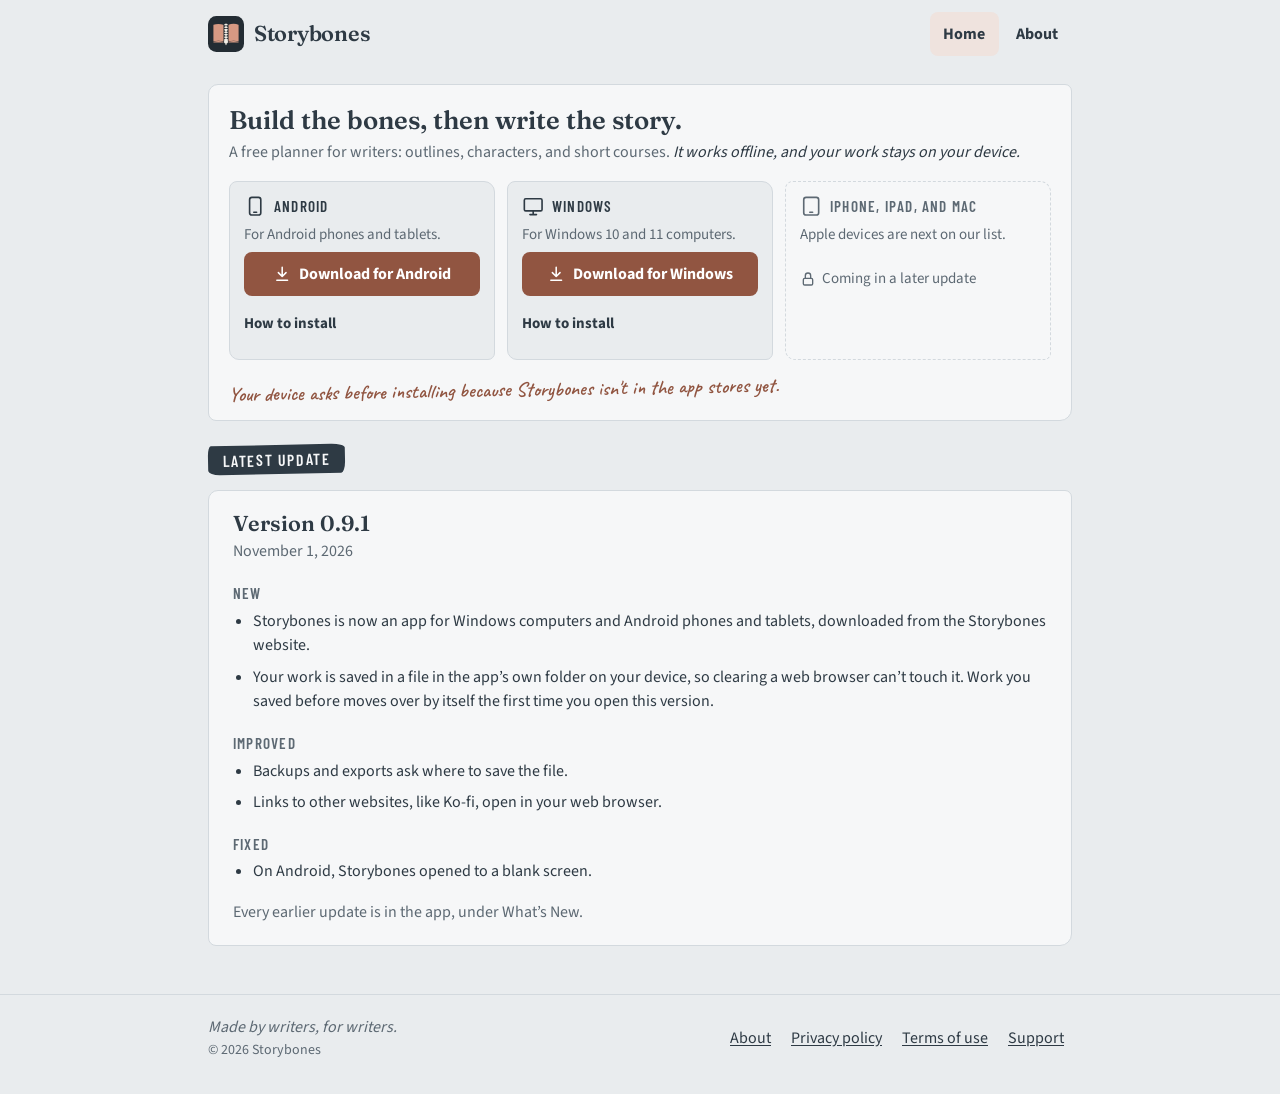
<file: index.html>
<!doctype html>
<html lang="en">
  <head>
    <meta charset="utf-8" />
    <meta name="viewport" content="width=device-width, initial-scale=1" />
    <title>Storybones</title>
    <meta
      name="description"
      content="Storybones is a free planner for writers: outlines, characters, and short courses. It works offline, and your work stays on your device."
    />
    <link rel="stylesheet" href="site.css" />
    <link rel="icon" type="image/svg+xml" href="favicon.svg" />
  </head>
  <body>
    <a class="skip" href="#notes-title">Skip to the latest update</a>

    <header class="top" id="top">
      <div class="bar">
        <a class="wordmark" href="index.html">
          <img class="mark" src="favicon.svg" alt="" width="36" height="36" />
          Storybones
        </a>
        <nav class="nav" aria-label="Site">
          <a href="index.html" aria-current="page">Home</a>
          <a href="about.html">About</a>
        </nav>
      </div>

      <div class="mini" id="mini" hidden>
        <div class="card minicard" role="group" aria-labelledby="mini-label">
          <p class="mini-label" id="mini-label">Download</p>
          <a class="btn small" href="https://github.com/dnpart/storybones/releases/latest/download/Storybones-Android.apk" data-device="android">
            <svg viewBox="0 0 24 24" fill="none" stroke="currentColor" stroke-width="2" stroke-linecap="round" stroke-linejoin="round" aria-hidden="true"><path d="M12 3v12M7 10l5 5 5-5M5 20h14" /></svg>
            Android
          </a>
          <a class="btn small" href="https://github.com/dnpart/storybones/releases/latest/download/Storybones-Windows-Setup.exe" data-device="windows">
            <svg viewBox="0 0 24 24" fill="none" stroke="currentColor" stroke-width="2" stroke-linecap="round" stroke-linejoin="round" aria-hidden="true"><path d="M12 3v12M7 10l5 5 5-5M5 20h14" /></svg>
            Windows
          </a>
        </div>
      </div>
    </header>

    <main id="main">
      <section class="card get" id="get" aria-labelledby="get-title">
        <div class="intro">
          <h1 id="get-title">Build the bones, then write the story.</h1>
          <p class="tagline">
            A free planner for writers: outlines, characters, and short
            courses. <em>It works offline, and your work stays on your
            device.</em>
          </p>
        </div>

        <div class="choices">
          <div class="choice" data-device="android">
            <h2>
              <svg viewBox="0 0 24 24" fill="none" stroke="currentColor" stroke-width="1.75" stroke-linecap="round" stroke-linejoin="round" aria-hidden="true"><rect x="6" y="2.5" width="12" height="19" rx="2.5" /><path d="M10.5 18.5h3" /></svg>
              Android
            </h2>
            <span class="badge" hidden>For this device</span>
            <p class="for">For Android phones and tablets.</p>
            <a class="btn" href="https://github.com/dnpart/storybones/releases/latest/download/Storybones-Android.apk">
              <svg viewBox="0 0 24 24" fill="none" stroke="currentColor" stroke-width="2" stroke-linecap="round" stroke-linejoin="round" aria-hidden="true"><path d="M12 3v12M7 10l5 5 5-5M5 20h14" /></svg>
              <span>Download for Android</span>
            </a>
            <details class="how">
              <summary>How to install</summary>
              <ol>
                <li>Download the file on your phone or tablet, then open it.</li>
                <li>
                  Your device may say it can't install apps from your
                  browser. Choose <strong>Settings</strong>, turn on
                  <strong>Allow from this source</strong>, then go back.
                </li>
                <li>Choose <strong>Install</strong>.</li>
              </ol>
              <p>
                Using Brave on Android? If the download asks you to sign in to
                GitHub, open this page in Chrome instead. No account is needed.
              </p>
            </details>
          </div>

          <div class="choice" data-device="windows">
            <h2>
              <svg viewBox="0 0 24 24" fill="none" stroke="currentColor" stroke-width="1.75" stroke-linecap="round" stroke-linejoin="round" aria-hidden="true"><rect x="2.5" y="4" width="19" height="13" rx="1.5" /><path d="M8.5 21h7M12 17v4" /></svg>
              Windows
            </h2>
            <span class="badge" hidden>For this device</span>
            <p class="for">For Windows 10 and 11 computers.</p>
            <a class="btn" href="https://github.com/dnpart/storybones/releases/latest/download/Storybones-Windows-Setup.exe">
              <svg viewBox="0 0 24 24" fill="none" stroke="currentColor" stroke-width="2" stroke-linecap="round" stroke-linejoin="round" aria-hidden="true"><path d="M12 3v12M7 10l5 5 5-5M5 20h14" /></svg>
              <span>Download for Windows</span>
            </a>
            <details class="how">
              <summary>How to install</summary>
              <ol>
                <li>Open the file you downloaded.</li>
                <li>
                  If you see <strong>Windows protected your PC</strong>,
                  choose <strong>More info</strong>, then
                  <strong>Run anyway</strong>.
                </li>
                <li>Follow the steps to finish installing.</li>
              </ol>
            </details>
          </div>

          <div class="choice later">
            <h2>
              <svg viewBox="0 0 24 24" fill="none" stroke="currentColor" stroke-width="1.75" stroke-linecap="round" stroke-linejoin="round" aria-hidden="true"><rect x="4" y="2.5" width="16" height="19" rx="2.5" /><path d="M10.5 18.5h3" /></svg>
              iPhone, iPad, and Mac
            </h2>
            <p class="for">Apple devices are next on our list.</p>
            <p class="lock">
              <svg viewBox="0 0 24 24" fill="none" stroke="currentColor" stroke-width="2" stroke-linecap="round" stroke-linejoin="round" aria-hidden="true"><rect x="5" y="11" width="14" height="10" rx="2" /><path d="M8 11V7a4 4 0 0 1 8 0v4" /></svg>
              <span>Coming in a later update</span>
            </p>
          </div>
        </div>

        <p class="tip">
          Your device asks before installing because Storybones isn't in
          the app stores yet.
        </p>
      </section>
      <h2 class="banner" id="latest">Latest update</h2>
      <article class="card notes" aria-labelledby="notes-title">
        <h3 id="notes-title">Version 0.9.1</h3>
        <p class="date">November 1, 2026</p>

        <h4>New</h4>
        <ul>
          <li>Storybones is now an app for Windows computers and Android phones and tablets, downloaded from the Storybones website.</li>
          <li>Your work is saved in a file in the app’s own folder on your device, so clearing a web browser can’t touch it. Work you saved before moves over by itself the first time you open this version.</li>
        </ul>

        <h4>Improved</h4>
        <ul>
          <li>Backups and exports ask where to save the file.</li>
          <li>Links to other websites, like Ko-fi, open in your web browser.</li>
        </ul>

        <h4>Fixed</h4>
        <ul>
          <li>On Android, Storybones opened to a blank screen.</li>
        </ul>

        <p class="more">
          Every earlier update is in the app, under What’s New.
        </p>
      </article>
    </main>

    <footer>
      <div class="inner">
        <div>
          <p class="made">Made by writers, for writers.</p>
          <p class="copy">© 2026 Storybones</p>
        </div>
        <ul>
          <li><a href="about.html">About</a></li>
          <li><a href="privacy.html">Privacy policy</a></li>
          <li><a href="terms.html">Terms of use</a></li>
          <li><a href="support.html">Support</a></li>
        </ul>
      </div>
    </footer>

    <script>
      // Point out the download for the visitor's own device.
      const ua = navigator.userAgent
      const mine = /Android/i.test(ua) ? 'android' : /Windows/i.test(ua) ? 'windows' : null
      if (mine) {
        document.querySelector(`.choice[data-device="${mine}"]`).classList.add('mine')
        document.querySelector(`.choice[data-device="${mine}"] .badge`).hidden = false
        document.querySelectorAll('.mini .btn').forEach((b) => {
          if (b.dataset.device !== mine) b.classList.add('quiet')
        })
      }

      // Once the big card's download buttons have all scrolled up under
      // the logo, a slim download bar takes their place there. It floats
      // over the page, so nothing below it moves.
      const buttons = document.querySelectorAll('#get .btn')
      const mini = document.getElementById('mini')
      if (buttons.length && 'IntersectionObserver' in window) {
        const header = document.querySelector('.bar').offsetHeight
        const inView = new Set()
        const watch = new IntersectionObserver(
          (entries) => {
            for (const e of entries) {
              if (e.isIntersecting) inView.add(e.target)
              else inView.delete(e.target)
            }
            mini.hidden = inView.size > 0
          },
          { rootMargin: `-${header}px 0px 0px 0px` },
        )
        buttons.forEach((b) => watch.observe(b))
      }
    </script>
  </body>
</html>
</file>
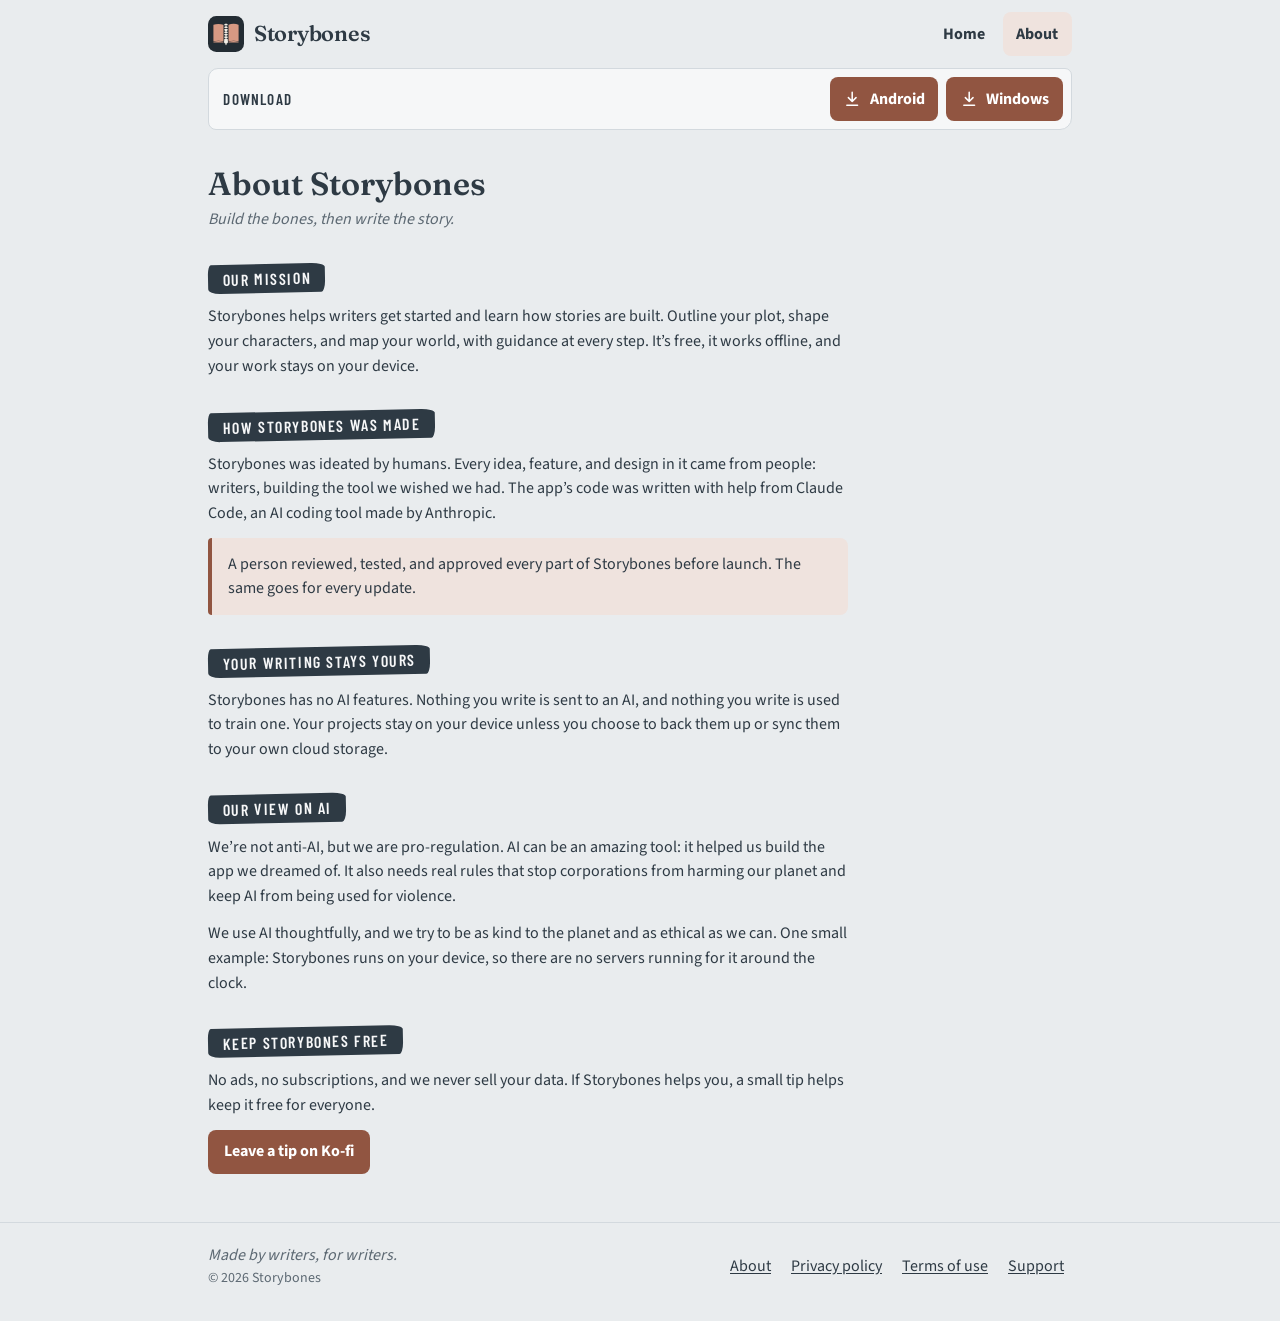
<file: about.html>
<!doctype html>
<html lang="en">
  <head>
    <meta charset="utf-8" />
    <meta name="viewport" content="width=device-width, initial-scale=1" />
    <title>About Storybones</title>
    <meta
      name="description"
      content="Storybones is a free planner for writers: outlines, characters, and short courses. It works offline, and your work stays on your device."
    />
    <link rel="stylesheet" href="site.css" />
    <link rel="icon" type="image/svg+xml" href="favicon.svg" />
  </head>
  <body>
    <a class="skip" href="#main">Skip to About Storybones</a>

    <header class="top static" id="top">
      <div class="bar">
        <a class="wordmark" href="index.html">
          <img class="mark" src="favicon.svg" alt="" width="36" height="36" />
          Storybones
        </a>
        <nav class="nav" aria-label="Site">
          <a href="index.html">Home</a>
          <a href="about.html" aria-current="page">About</a>
        </nav>
      </div>

      <div class="mini" id="mini">
        <div class="card minicard" role="group" aria-labelledby="mini-label">
          <p class="mini-label" id="mini-label">Download</p>
          <a class="btn small" href="https://github.com/dnpart/storybones/releases/latest/download/Storybones-Android.apk" data-device="android">
            <svg viewBox="0 0 24 24" fill="none" stroke="currentColor" stroke-width="2" stroke-linecap="round" stroke-linejoin="round" aria-hidden="true"><path d="M12 3v12M7 10l5 5 5-5M5 20h14" /></svg>
            Android
          </a>
          <a class="btn small" href="https://github.com/dnpart/storybones/releases/latest/download/Storybones-Windows-Setup.exe" data-device="windows">
            <svg viewBox="0 0 24 24" fill="none" stroke="currentColor" stroke-width="2" stroke-linecap="round" stroke-linejoin="round" aria-hidden="true"><path d="M12 3v12M7 10l5 5 5-5M5 20h14" /></svg>
            Windows
          </a>
        </div>
      </div>
    </header>

    <main id="main" class="prose">
      <h1>About Storybones</h1>
      <p class="lede">Build the bones, then write the story.</p>

      <h2 class="banner">Our mission</h2>
      <p>
        Storybones helps writers get started and learn how stories are
        built. Outline your plot, shape your characters, and map your world,
        with guidance at every step. It’s free, it works offline, and your
        work stays on your device.
      </p>

      <h2 class="banner">How Storybones was made</h2>
      <p>
        Storybones was ideated by humans. Every idea, feature, and design in
        it came from people: writers, building the tool we wished we had. The
        app’s code was written with help from Claude Code, an AI coding tool
        made by Anthropic.
      </p>
      <p class="promise">
        A person reviewed, tested, and approved every part of Storybones
        before launch. The same goes for every update.
      </p>

      <h2 class="banner">Your writing stays yours</h2>
      <p>
        Storybones has no AI features. Nothing you write is sent to an AI,
        and nothing you write is used to train one. Your projects stay on
        your device unless you choose to back them up or sync them to your
        own cloud storage.
      </p>

      <h2 class="banner">Our view on AI</h2>
      <p>
        We’re not anti-AI, but we are pro-regulation. AI can be an amazing
        tool: it helped us build the app we dreamed of. It also needs real
        rules that stop corporations from harming our planet and keep AI from
        being used for violence.
      </p>
      <p>
        We use AI thoughtfully, and we try to be as kind to the planet and as
        ethical as we can. One small example: Storybones runs on your device,
        so there are no servers running for it around the clock.
      </p>

      <h2 class="banner">Keep Storybones free</h2>
      <p>
        No ads, no subscriptions, and we never sell your data. If Storybones
        helps you, a small tip helps keep it free for everyone.
      </p>
      <p class="kofi">
        <a class="btn" href="https://ko-fi.com/drnightphlox" rel="noopener">Leave a tip on Ko-fi</a>
      </p>
    </main>

    <footer>
      <div class="inner">
        <div>
          <p class="made">Made by writers, for writers.</p>
          <p class="copy">© 2026 Storybones</p>
        </div>
        <ul>
          <li><a href="about.html">About</a></li>
          <li><a href="privacy.html">Privacy policy</a></li>
          <li><a href="terms.html">Terms of use</a></li>
          <li><a href="support.html">Support</a></li>
        </ul>
      </div>
    </footer>

    <script>
      // Point out the download for the visitor's own device.
      const ua = navigator.userAgent
      const mine = /Android/i.test(ua) ? 'android' : /Windows/i.test(ua) ? 'windows' : null
      if (mine) {
        document.querySelectorAll('.mini .btn').forEach((b) => {
          if (b.dataset.device !== mine) b.classList.add('quiet')
        })
      }
    </script>
  </body>
</html>
</file>
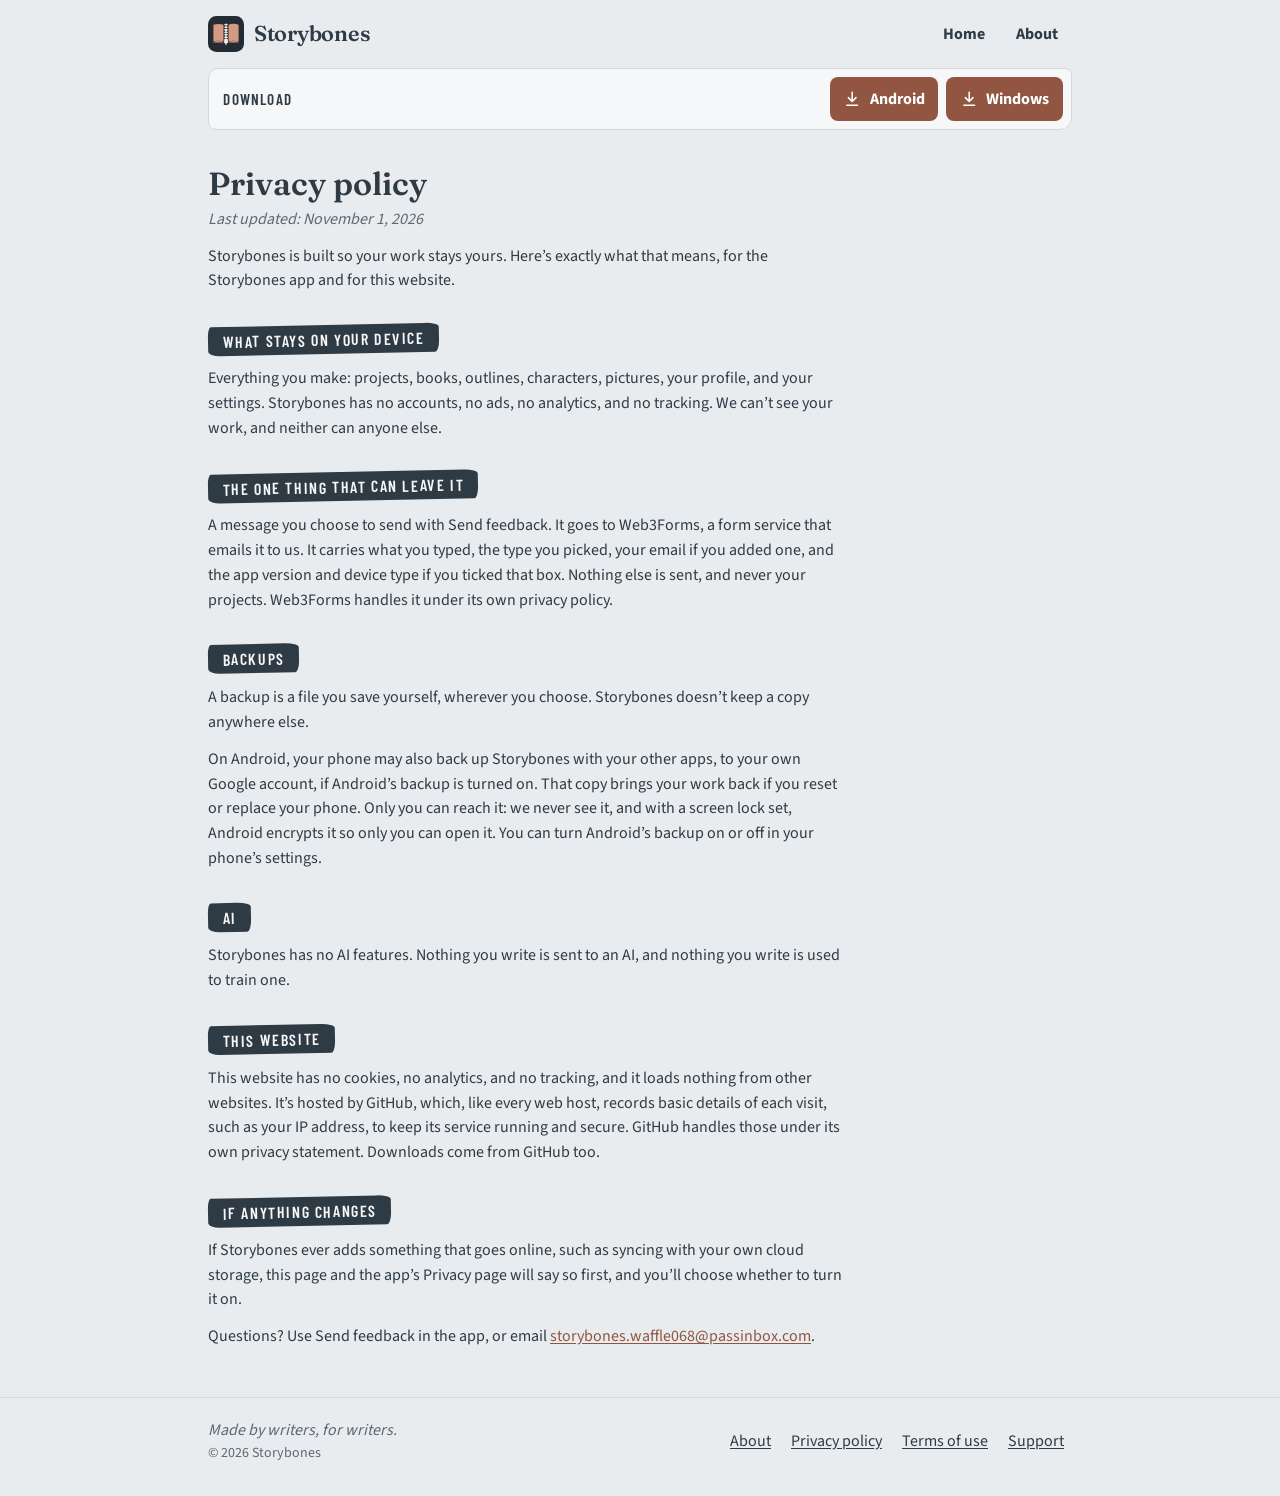
<file: privacy.html>
<!doctype html>
<html lang="en">
  <head>
    <meta charset="utf-8" />
    <meta name="viewport" content="width=device-width, initial-scale=1" />
    <title>Privacy policy · Storybones</title>
    <meta
      name="description"
      content="Storybones is a free planner for writers: outlines, characters, and short courses. It works offline, and your work stays on your device."
    />
    <link rel="stylesheet" href="site.css" />
    <link rel="icon" type="image/svg+xml" href="favicon.svg" />
  </head>
  <body>
    <a class="skip" href="#main">Skip to Privacy policy</a>

    <header class="top static" id="top">
      <div class="bar">
        <a class="wordmark" href="index.html">
          <img class="mark" src="favicon.svg" alt="" width="36" height="36" />
          Storybones
        </a>
        <nav class="nav" aria-label="Site">
          <a href="index.html">Home</a>
          <a href="about.html">About</a>
        </nav>
      </div>

      <div class="mini" id="mini">
        <div class="card minicard" role="group" aria-labelledby="mini-label">
          <p class="mini-label" id="mini-label">Download</p>
          <a class="btn small" href="https://github.com/dnpart/storybones/releases/latest/download/Storybones-Android.apk" data-device="android">
            <svg viewBox="0 0 24 24" fill="none" stroke="currentColor" stroke-width="2" stroke-linecap="round" stroke-linejoin="round" aria-hidden="true"><path d="M12 3v12M7 10l5 5 5-5M5 20h14" /></svg>
            Android
          </a>
          <a class="btn small" href="https://github.com/dnpart/storybones/releases/latest/download/Storybones-Windows-Setup.exe" data-device="windows">
            <svg viewBox="0 0 24 24" fill="none" stroke="currentColor" stroke-width="2" stroke-linecap="round" stroke-linejoin="round" aria-hidden="true"><path d="M12 3v12M7 10l5 5 5-5M5 20h14" /></svg>
            Windows
          </a>
        </div>
      </div>
    </header>

    <main id="main" class="prose">
      <h1>Privacy policy</h1>
      <p class="lede">Last updated: November 1, 2026</p>
      <p>
        Storybones is built so your work stays yours. Here’s exactly what that
        means, for the Storybones app and for this website.
      </p>

      <h2 class="banner">What stays on your device</h2>
      <p>
        Everything you make: projects, books, outlines, characters, pictures,
        your profile, and your settings. Storybones has no accounts, no ads,
        no analytics, and no tracking. We can’t see your work, and neither can
        anyone else.
      </p>

      <h2 class="banner">The one thing that can leave it</h2>
      <p>
        A message you choose to send with Send feedback. It
        goes to Web3Forms, a form service that emails it to us. It carries
        what you typed, the type you picked, your email if you added one, and
        the app version and device type if you ticked that box. Nothing else
        is sent, and never your projects. Web3Forms handles it under its own
        privacy policy.
      </p>

      <h2 class="banner">Backups</h2>
      <p>
        A backup is a file you save yourself, wherever you choose. Storybones
        doesn’t keep a copy anywhere else.
      </p>
      <p>
        On Android, your phone may also back up Storybones with your other
        apps, to your own Google account, if Android’s backup is turned on.
        That copy brings your work back if you reset or replace your phone.
        Only you can reach it: we never see it, and with a screen lock set,
        Android encrypts it so only you can open it. You can turn Android’s
        backup on or off in your phone’s settings.
      </p>

      <h2 class="banner">AI</h2>
      <p>
        Storybones has no AI features. Nothing you write is sent to an AI, and
        nothing you write is used to train one.
      </p>

      <h2 class="banner">This website</h2>
      <p>
        This website has no cookies, no analytics, and no tracking, and it
        loads nothing from other websites. It’s hosted by GitHub, which, like
        every web host, records basic details of each visit, such as your IP
        address, to keep its service running and secure. GitHub handles those
        under its own privacy statement. Downloads come from GitHub too.
      </p>

      <h2 class="banner">If anything changes</h2>
      <p>
        If Storybones ever adds something that goes online, such as syncing
        with your own cloud storage, this page and the app’s Privacy page
        will say so first, and you’ll choose whether to turn it on.
      </p>
      <p>
        Questions? Use Send feedback in the app, or email
        <a href="mailto:storybones.waffle068@passinbox.com">storybones.waffle068@passinbox.com</a>.
      </p>
    </main>

    <footer>
      <div class="inner">
        <div>
          <p class="made">Made by writers, for writers.</p>
          <p class="copy">© 2026 Storybones</p>
        </div>
        <ul>
          <li><a href="about.html">About</a></li>
          <li><a href="privacy.html">Privacy policy</a></li>
          <li><a href="terms.html">Terms of use</a></li>
          <li><a href="support.html">Support</a></li>
        </ul>
      </div>
    </footer>

    <script>
      // Point out the download for the visitor's own device.
      const ua = navigator.userAgent
      const mine = /Android/i.test(ua) ? 'android' : /Windows/i.test(ua) ? 'windows' : null
      if (mine) {
        document.querySelectorAll('.mini .btn').forEach((b) => {
          if (b.dataset.device !== mine) b.classList.add('quiet')
        })
      }
    </script>
  </body>
</html>
</file>
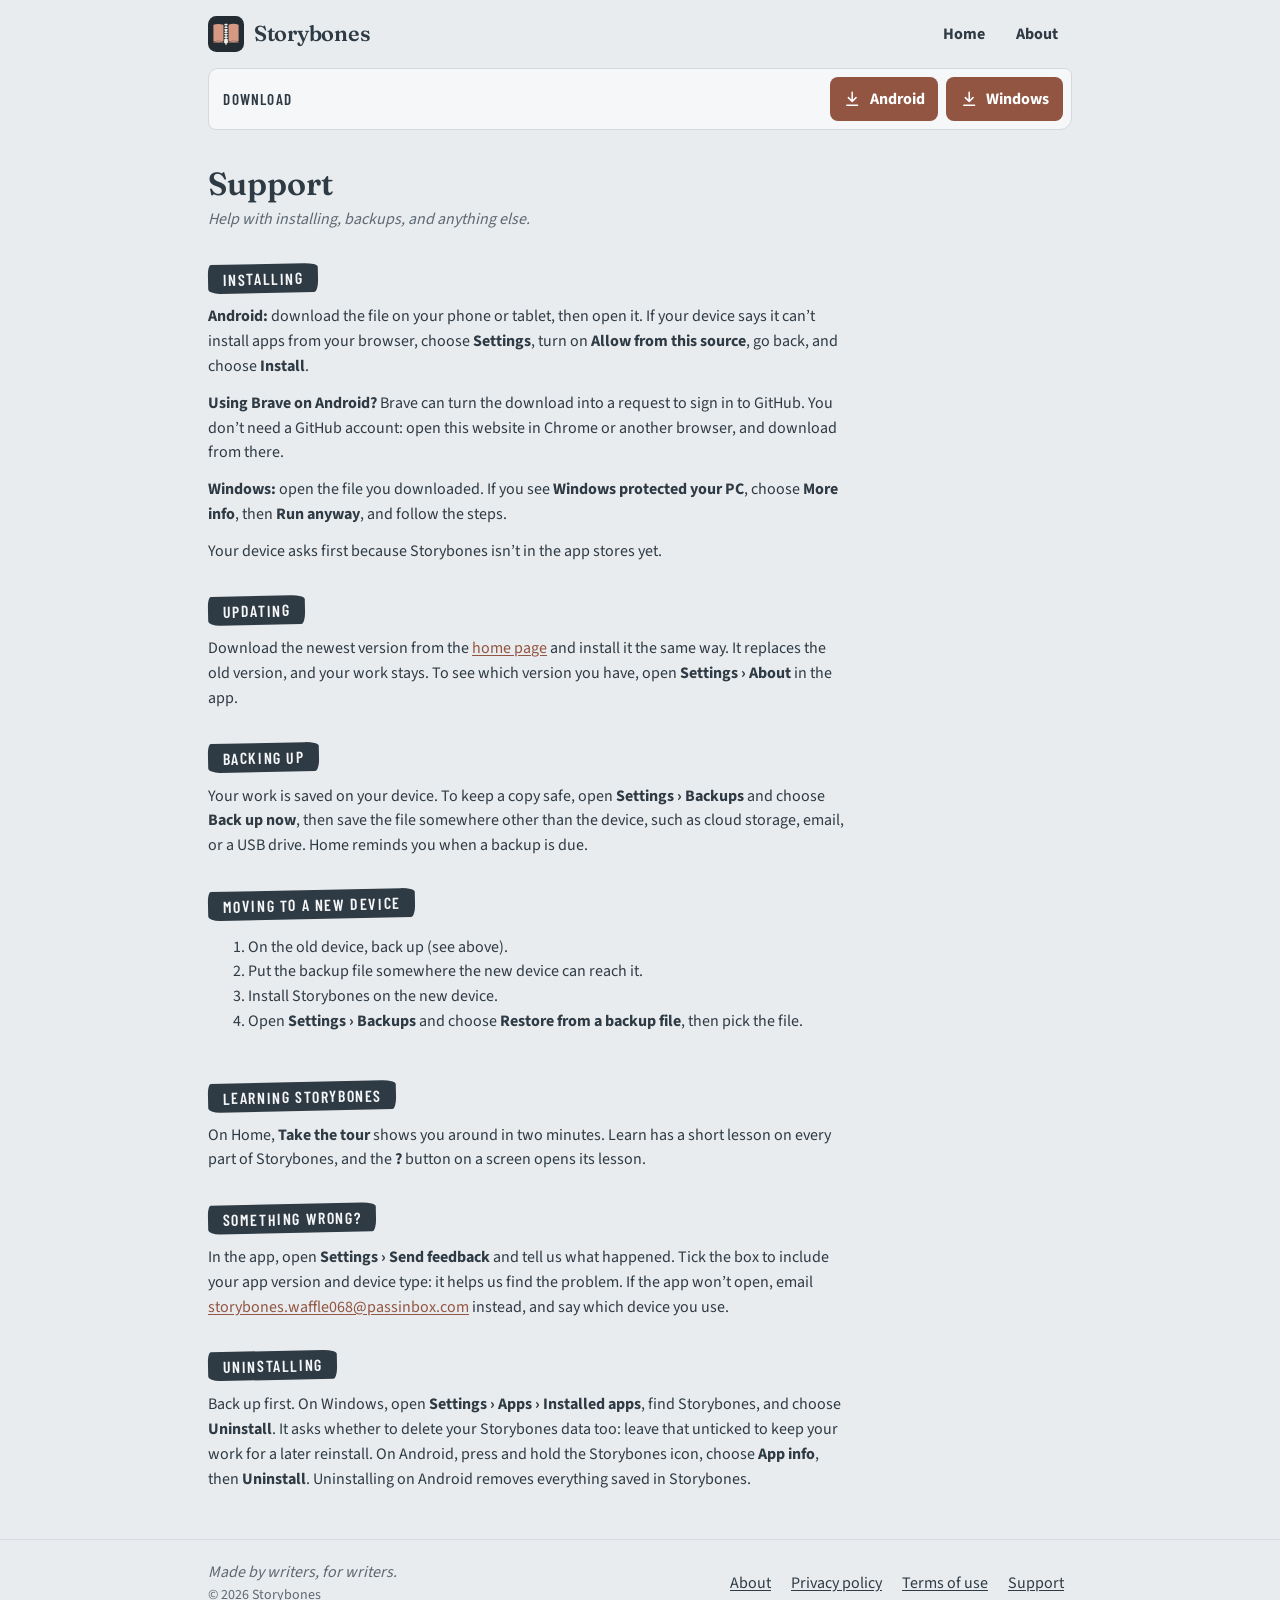
<file: support.html>
<!doctype html>
<html lang="en">
  <head>
    <meta charset="utf-8" />
    <meta name="viewport" content="width=device-width, initial-scale=1" />
    <title>Support · Storybones</title>
    <meta
      name="description"
      content="Storybones is a free planner for writers: outlines, characters, and short courses. It works offline, and your work stays on your device."
    />
    <link rel="stylesheet" href="site.css" />
    <link rel="icon" type="image/svg+xml" href="favicon.svg" />
  </head>
  <body>
    <a class="skip" href="#main">Skip to Support</a>

    <header class="top static" id="top">
      <div class="bar">
        <a class="wordmark" href="index.html">
          <img class="mark" src="favicon.svg" alt="" width="36" height="36" />
          Storybones
        </a>
        <nav class="nav" aria-label="Site">
          <a href="index.html">Home</a>
          <a href="about.html">About</a>
        </nav>
      </div>

      <div class="mini" id="mini">
        <div class="card minicard" role="group" aria-labelledby="mini-label">
          <p class="mini-label" id="mini-label">Download</p>
          <a class="btn small" href="https://github.com/dnpart/storybones/releases/latest/download/Storybones-Android.apk" data-device="android">
            <svg viewBox="0 0 24 24" fill="none" stroke="currentColor" stroke-width="2" stroke-linecap="round" stroke-linejoin="round" aria-hidden="true"><path d="M12 3v12M7 10l5 5 5-5M5 20h14" /></svg>
            Android
          </a>
          <a class="btn small" href="https://github.com/dnpart/storybones/releases/latest/download/Storybones-Windows-Setup.exe" data-device="windows">
            <svg viewBox="0 0 24 24" fill="none" stroke="currentColor" stroke-width="2" stroke-linecap="round" stroke-linejoin="round" aria-hidden="true"><path d="M12 3v12M7 10l5 5 5-5M5 20h14" /></svg>
            Windows
          </a>
        </div>
      </div>
    </header>

    <main id="main" class="prose">
      <h1>Support</h1>
      <p class="lede">Help with installing, backups, and anything else.</p>

      <h2 class="banner">Installing</h2>
      <p>
        <strong>Android:</strong> download the file on your phone or tablet,
        then open it. If your device says it can’t install apps from your
        browser, choose <strong>Settings</strong>, turn on
        <strong>Allow from this source</strong>, go back, and choose
        <strong>Install</strong>.
      </p>
      <p>
        <strong>Using Brave on Android?</strong> Brave can turn the download
        into a request to sign in to GitHub. You don’t need a GitHub account:
        open this website in Chrome or another browser, and download from
        there.
      </p>
      <p>
        <strong>Windows:</strong> open the file you downloaded. If you see
        <strong>Windows protected your PC</strong>, choose
        <strong>More info</strong>, then <strong>Run anyway</strong>, and
        follow the steps.
      </p>
      <p>
        Your device asks first because Storybones isn’t in the app stores
        yet.
      </p>

      <h2 class="banner">Updating</h2>
      <p>
        Download the newest version from the
        <a href="index.html">home page</a> and install it the same way. It
        replaces the old version, and your work stays. To see which version
        you have, open <strong>Settings › About</strong> in the app.
      </p>

      <h2 class="banner">Backing up</h2>
      <p>
        Your work is saved on your device. To keep a copy safe, open
        <strong>Settings › Backups</strong> and choose
        <strong>Back up now</strong>, then save the file somewhere other than
        the device, such as cloud storage, email, or a USB drive. Home
        reminds you when a backup is due.
      </p>

      <h2 class="banner">Moving to a new device</h2>
      <ol>
        <li>On the old device, back up (see above).</li>
        <li>Put the backup file somewhere the new device can reach it.</li>
        <li>Install Storybones on the new device.</li>
        <li>
          Open <strong>Settings › Backups</strong> and choose
          <strong>Restore from a backup file</strong>, then pick the file.
        </li>
      </ol>

      <h2 class="banner">Learning Storybones</h2>
      <p>
        On Home, <strong>Take the tour</strong> shows you around in two
        minutes. Learn has a short lesson on every part of Storybones, and
        the <strong>?</strong> button on a screen opens its lesson.
      </p>

      <h2 class="banner">Something wrong?</h2>
      <p>
        In the app, open <strong>Settings › Send feedback</strong> and tell
        us what happened. Tick the box to include your app version and device
        type: it helps us find the problem. If the app won’t open, email
        <a href="mailto:storybones.waffle068@passinbox.com">storybones.waffle068@passinbox.com</a> instead, and say which device
        you use.
      </p>

      <h2 class="banner">Uninstalling</h2>
      <p>
        Back up first. On Windows, open <strong>Settings › Apps › Installed
        apps</strong>, find Storybones, and choose
        <strong>Uninstall</strong>. It asks whether to delete your Storybones
        data too: leave that unticked to keep your work for a later
        reinstall. On Android, press and hold the Storybones icon, choose
        <strong>App info</strong>, then <strong>Uninstall</strong>.
        Uninstalling on Android removes everything saved in Storybones.
      </p>
    </main>

    <footer>
      <div class="inner">
        <div>
          <p class="made">Made by writers, for writers.</p>
          <p class="copy">© 2026 Storybones</p>
        </div>
        <ul>
          <li><a href="about.html">About</a></li>
          <li><a href="privacy.html">Privacy policy</a></li>
          <li><a href="terms.html">Terms of use</a></li>
          <li><a href="support.html">Support</a></li>
        </ul>
      </div>
    </footer>

    <script>
      // Point out the download for the visitor's own device.
      const ua = navigator.userAgent
      const mine = /Android/i.test(ua) ? 'android' : /Windows/i.test(ua) ? 'windows' : null
      if (mine) {
        document.querySelectorAll('.mini .btn').forEach((b) => {
          if (b.dataset.device !== mine) b.classList.add('quiet')
        })
      }
    </script>
  </body>
</html>
</file>
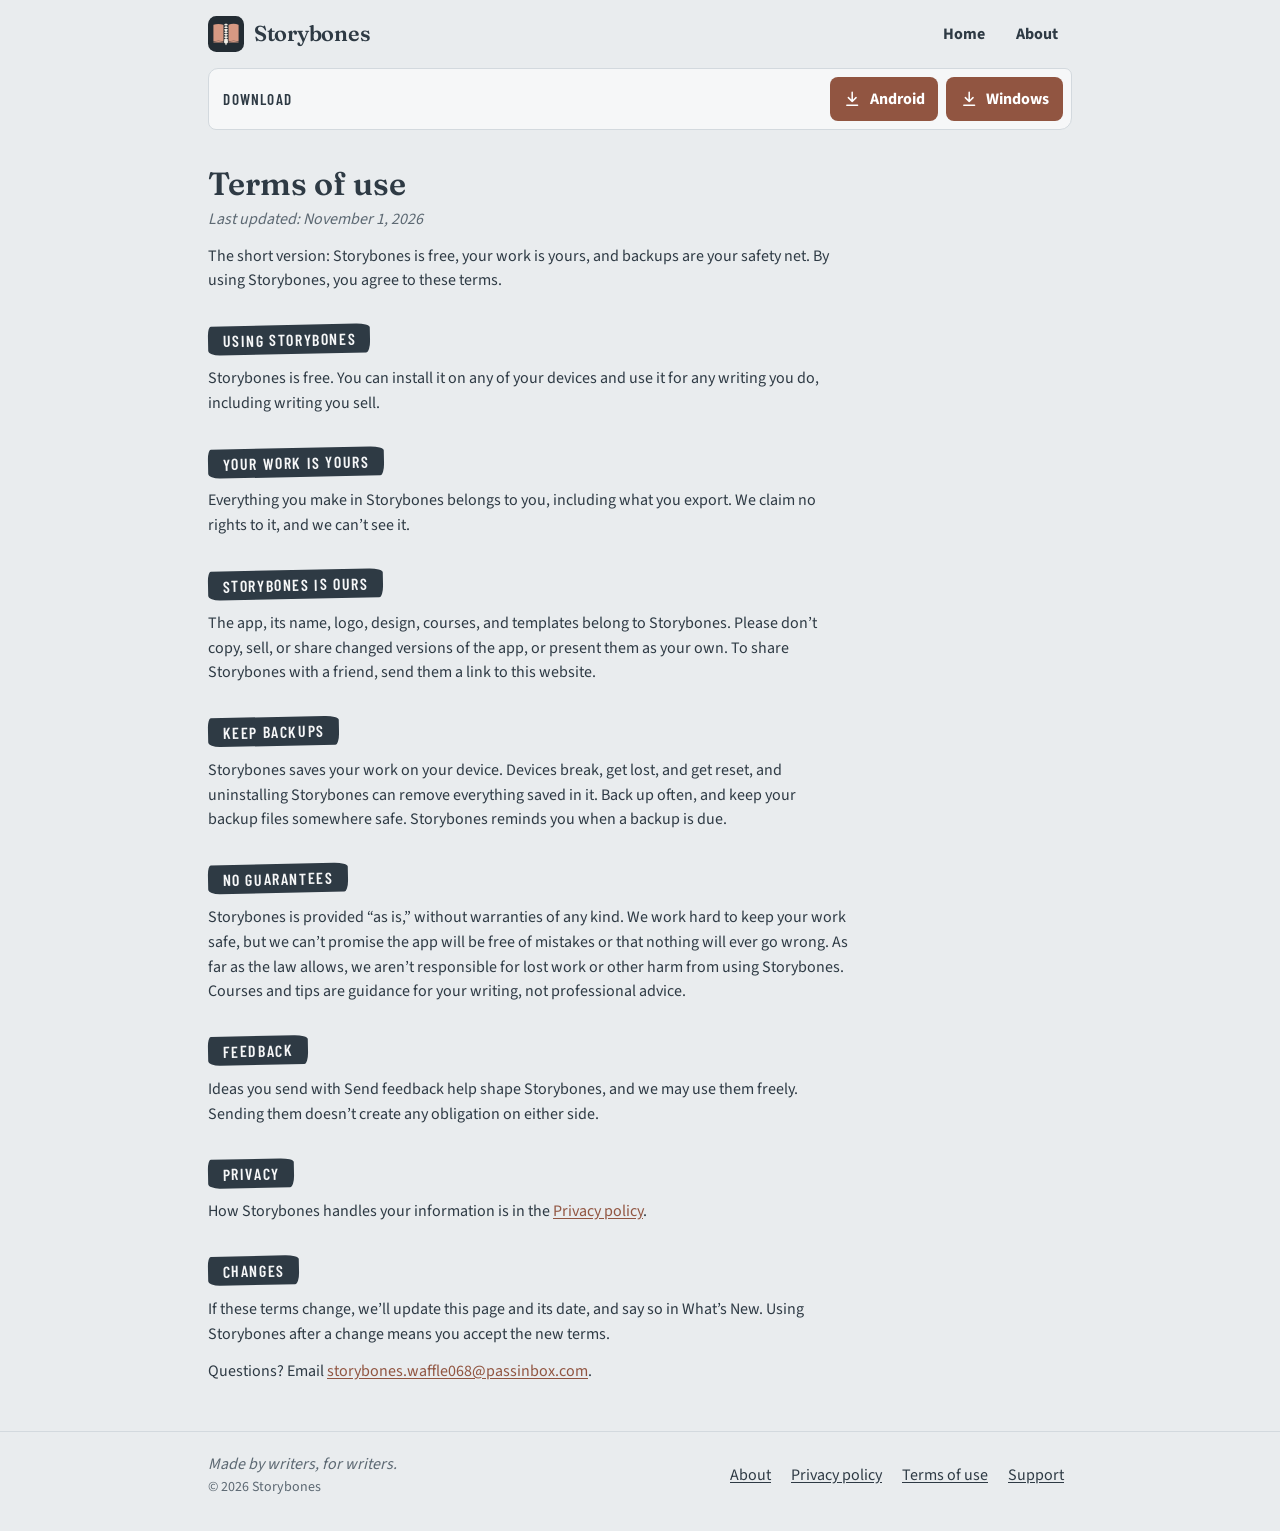
<file: terms.html>
<!doctype html>
<html lang="en">
  <head>
    <meta charset="utf-8" />
    <meta name="viewport" content="width=device-width, initial-scale=1" />
    <title>Terms of use · Storybones</title>
    <meta
      name="description"
      content="Storybones is a free planner for writers: outlines, characters, and short courses. It works offline, and your work stays on your device."
    />
    <link rel="stylesheet" href="site.css" />
    <link rel="icon" type="image/svg+xml" href="favicon.svg" />
  </head>
  <body>
    <a class="skip" href="#main">Skip to Terms of use</a>

    <header class="top static" id="top">
      <div class="bar">
        <a class="wordmark" href="index.html">
          <img class="mark" src="favicon.svg" alt="" width="36" height="36" />
          Storybones
        </a>
        <nav class="nav" aria-label="Site">
          <a href="index.html">Home</a>
          <a href="about.html">About</a>
        </nav>
      </div>

      <div class="mini" id="mini">
        <div class="card minicard" role="group" aria-labelledby="mini-label">
          <p class="mini-label" id="mini-label">Download</p>
          <a class="btn small" href="https://github.com/dnpart/storybones/releases/latest/download/Storybones-Android.apk" data-device="android">
            <svg viewBox="0 0 24 24" fill="none" stroke="currentColor" stroke-width="2" stroke-linecap="round" stroke-linejoin="round" aria-hidden="true"><path d="M12 3v12M7 10l5 5 5-5M5 20h14" /></svg>
            Android
          </a>
          <a class="btn small" href="https://github.com/dnpart/storybones/releases/latest/download/Storybones-Windows-Setup.exe" data-device="windows">
            <svg viewBox="0 0 24 24" fill="none" stroke="currentColor" stroke-width="2" stroke-linecap="round" stroke-linejoin="round" aria-hidden="true"><path d="M12 3v12M7 10l5 5 5-5M5 20h14" /></svg>
            Windows
          </a>
        </div>
      </div>
    </header>

    <main id="main" class="prose">
      <h1>Terms of use</h1>
      <p class="lede">Last updated: November 1, 2026</p>
      <p>
        The short version: Storybones is free, your work is yours, and
        backups are your safety net. By using Storybones, you agree to these
        terms.
      </p>

      <h2 class="banner">Using Storybones</h2>
      <p>
        Storybones is free. You can install it on any of your devices and use
        it for any writing you do, including writing you sell.
      </p>

      <h2 class="banner">Your work is yours</h2>
      <p>
        Everything you make in Storybones belongs to you, including what you
        export. We claim no rights to it, and we can’t see it.
      </p>

      <h2 class="banner">Storybones is ours</h2>
      <p>
        The app, its name, logo, design, courses, and templates belong to
        Storybones. Please don’t copy, sell, or share changed versions of the
        app, or present them as your own. To share Storybones with a friend,
        send them a link to this website.
      </p>

      <h2 class="banner">Keep backups</h2>
      <p>
        Storybones saves your work on your device. Devices break, get lost,
        and get reset, and uninstalling Storybones can remove everything saved
        in it. Back up often, and keep your backup files somewhere safe.
        Storybones reminds you when a backup is due.
      </p>

      <h2 class="banner">No guarantees</h2>
      <p>
        Storybones is provided “as is,” without warranties of any kind. We
        work hard to keep your work safe, but we can’t promise the app will
        be free of mistakes or that nothing will ever go wrong. As far as the
        law allows, we aren’t responsible for lost work or other harm from
        using Storybones. Courses and tips are guidance for your writing, not
        professional advice.
      </p>

      <h2 class="banner">Feedback</h2>
      <p>
        Ideas you send with Send feedback help shape Storybones, and we may
        use them freely. Sending them doesn’t create any obligation on either
        side.
      </p>

      <h2 class="banner">Privacy</h2>
      <p>
        How Storybones handles your information is in the
        <a href="privacy.html">Privacy policy</a>.
      </p>

      <h2 class="banner">Changes</h2>
      <p>
        If these terms change, we’ll update this page and its date, and say so
        in What’s New. Using Storybones after a change means you accept the
        new terms.
      </p>
      <p>
        Questions? Email <a href="mailto:storybones.waffle068@passinbox.com">storybones.waffle068@passinbox.com</a>.
      </p>
    </main>

    <footer>
      <div class="inner">
        <div>
          <p class="made">Made by writers, for writers.</p>
          <p class="copy">© 2026 Storybones</p>
        </div>
        <ul>
          <li><a href="about.html">About</a></li>
          <li><a href="privacy.html">Privacy policy</a></li>
          <li><a href="terms.html">Terms of use</a></li>
          <li><a href="support.html">Support</a></li>
        </ul>
      </div>
    </footer>

    <script>
      // Point out the download for the visitor's own device.
      const ua = navigator.userAgent
      const mine = /Android/i.test(ua) ? 'android' : /Windows/i.test(ua) ? 'windows' : null
      if (mine) {
        document.querySelectorAll('.mini .btn').forEach((b) => {
          if (b.dataset.device !== mine) b.classList.add('quiet')
        })
      }
    </script>
  </body>
</html>
</file>
<file: site.css>
/* Storybones site mockup: Slate & Clay, light and dark (docs/DESIGN.md).
   Fonts are copies of the app's own, so nothing loads from elsewhere. */

@font-face {
  font-family: 'Fraunces';
  src: url('fonts/fraunces-latin-wght-normal.woff2') format('woff2');
  font-weight: 100 900;
  font-display: swap;
}
@font-face {
  font-family: 'Source Sans 3';
  src: url('fonts/source-sans-3-latin-wght-normal.woff2') format('woff2');
  font-weight: 200 900;
  font-display: swap;
}
@font-face {
  font-family: 'Barlow Condensed';
  src: url('fonts/barlow-condensed-latin-600-normal.woff2') format('woff2');
  font-weight: 600;
  font-display: swap;
}
@font-face {
  font-family: 'Caveat';
  src: url('fonts/caveat-latin-600-normal.woff2') format('woff2');
  font-weight: 600;
  font-display: swap;
}

:root {
  --c-bg: #e9ecee;
  --c-surface: #f6f7f8;
  --c-ink: #2e3a44;
  --c-muted: #5d6973;
  --c-line: #d3d9de;
  --c-accent: #915541;
  --c-soft: #efe3de;
  --c-on: #ffffff;
  --font-display: 'Fraunces', Georgia, serif;
  --font-label: 'Barlow Condensed', 'Arial Narrow', sans-serif;
  --font-body: 'Source Sans 3', system-ui, sans-serif;
  --font-hand: 'Caveat', cursive;
  --header-h: 4rem;
  color-scheme: light;
}
@media (prefers-color-scheme: dark) {
  :root {
    --c-bg: #232c33;
    --c-surface: #2d3740;
    --c-ink: #e6e9ec;
    --c-muted: #a3adb5;
    --c-line: #3c4751;
    --c-accent: #d69983;
    --c-soft: #3a302d;
    --c-on: #232c33;
    color-scheme: dark;
  }
}

*,
*::before,
*::after {
  box-sizing: border-box;
}
html {
  scroll-padding-top: 8rem;
}
body {
  margin: 0;
  background: var(--c-bg);
  color: var(--c-ink);
  font: 1rem/1.55 var(--font-body);
}
a {
  color: var(--c-accent);
  text-underline-offset: 0.15em;
}
:focus-visible {
  outline: 2px solid var(--c-accent);
  outline-offset: 2px;
}
.skip {
  position: absolute;
  left: -999px;
}
.skip:focus {
  left: 1rem;
  top: 0.5rem;
  z-index: 10;
  background: var(--c-surface);
  padding: 0.5rem 1rem;
}

/* Header: the logo stays at the top. */
.top {
  position: sticky;
  top: 0;
  z-index: 5;
  background: var(--c-bg);
}
.bar {
  max-width: 56rem;
  margin: 0 auto;
  padding: 0.75rem 1rem;
  display: flex;
  align-items: center;
  justify-content: space-between;
  gap: 1rem;
  min-height: var(--header-h);
}
.wordmark {
  display: inline-flex;
  align-items: center;
  gap: 0.45em;
  font: 600 1.35rem/1 var(--font-display);
  letter-spacing: -0.01em;
  color: var(--c-ink);
  text-decoration: none;
  min-height: 44px;
}
/* The app icon itself (favicon.svg): the same in light and dark. */
.wordmark .mark {
  width: 2.25rem;
  height: 2.25rem;
}
.nav {
  display: flex;
  gap: 0.25rem;
}
.nav a {
  display: inline-flex;
  align-items: center;
  min-height: 44px;
  padding: 0 0.85rem;
  border-radius: 8px;
  color: var(--c-ink);
  font-weight: 700;
  text-decoration: none;
}
.nav a:hover {
  background: color-mix(in srgb, var(--c-ink) 8%, transparent);
}
.nav a[aria-current='page'] {
  background: var(--c-soft);
}

/* The download card sits under the logo. Once it scrolls away, a slim
   download bar stays pinned under the logo instead (.mini), floating over
   the page so nothing below it moves. */
.mini {
  position: absolute;
  top: 100%;
  left: 0;
  right: 0;
  padding: 0 1rem;
}
.mini[hidden] {
  display: none;
}
.minicard {
  max-width: 54rem;
  margin: 0 auto;
  padding: 0.5rem 0.5rem 0.5rem 0.9rem;
  display: flex;
  flex-wrap: wrap;
  align-items: center;
  gap: 0.5rem;
  box-shadow: 0 6px 16px -10px rgb(0 0 0 / 0.45);
}
.mini-label {
  margin: 0 auto 0 0;
  font: 600 0.95rem/1.2 var(--font-label);
  letter-spacing: 0.08em;
  text-transform: uppercase;
}
.btn.small {
  padding: 0 0.85rem;
}
.btn.quiet {
  background: transparent;
  color: var(--c-ink);
  box-shadow: inset 0 0 0 1.5px var(--c-muted);
}
.btn.quiet:hover {
  background: color-mix(in srgb, var(--c-ink) 8%, transparent);
}
.top.static .mini {
  position: static;
  padding-bottom: 0.75rem;
}
.top.static .minicard {
  box-shadow: none;
}

.card {
  background: var(--c-surface);
  border: 1.5px solid var(--c-line);
  border-radius: 10px 7px 12px 8px;
}
.get {
  padding: 1.25rem;
  display: grid;
  gap: 1rem;
}
.get h1 {
  margin: 0;
  font: 600 1.6rem/1.2 var(--font-display);
}
.tagline {
  margin: 0.25rem 0 0;
  color: var(--c-muted);
}
.tagline em {
  color: var(--c-ink);
  font-style: italic;
}
.choices {
  display: grid;
  grid-template-columns: repeat(auto-fit, minmax(14rem, 1fr));
  gap: 0.75rem;
}
.choice {
  display: grid;
  gap: 0.35rem;
  align-content: start;
  padding: 0.85rem;
  border: 1.5px solid var(--c-line);
  border-radius: 8px 11px 7px 10px;
  background: var(--c-bg);
  position: relative;
}
.choice.mine {
  border-color: var(--c-accent);
}
.choice h2 {
  margin: 0;
  display: flex;
  align-items: center;
  gap: 0.5rem;
  font: 600 0.95rem/1.2 var(--font-label);
  letter-spacing: 0.08em;
  text-transform: uppercase;
}
.choice h2 svg {
  width: 1.4rem;
  height: 1.4rem;
  flex-shrink: 0;
}
.for {
  margin: 0;
  color: var(--c-muted);
  font-size: 0.9375rem;
}
.badge {
  justify-self: start;
  padding: 0.1rem 0.6rem;
  border-radius: 999px;
  background: var(--c-soft);
  color: var(--c-ink);
  font-size: 0.8125rem;
  font-weight: 700;
}
.btn {
  display: inline-flex;
  align-items: center;
  justify-content: center;
  gap: 0.5rem;
  min-height: 44px;
  padding: 0 1rem;
  border-radius: 8px;
  background: var(--c-accent);
  color: var(--c-on);
  font-weight: 700;
  text-decoration: none;
}
.btn svg {
  width: 1.15rem;
  height: 1.15rem;
}
.btn:hover {
  background: color-mix(in srgb, var(--c-accent) 88%, var(--c-ink));
}
.choice.later {
  border-style: dashed;
  background: transparent;
}
.choice.later h2,
.choice.later .for {
  color: var(--c-muted);
}
.lock {
  display: flex;
  align-items: center;
  gap: 0.4rem;
  color: var(--c-muted);
  font-size: 0.9375rem;
}
.lock svg {
  width: 1rem;
  height: 1rem;
}
details.how {
  font-size: 0.9375rem;
}
details.how summary {
  display: inline-flex;
  align-items: center;
  min-height: 44px;
  cursor: pointer;
  color: var(--c-ink);
  font-weight: 700;
}
details.how ol {
  margin: 0 0 0.25rem;
  padding-left: 1.25rem;
}
details.how p {
  margin: 0.25rem 0 0.5rem;
}
details.how li + li {
  margin-top: 0.25rem;
}
.tip {
  margin: 0;
  font: 600 1.25rem/1.2 var(--font-hand);
  color: var(--c-accent);
  transform: rotate(-1deg);
}

/* Page body */
main {
  max-width: 56rem;
  margin: 0 auto;
  padding: 1rem 1rem 3rem;
}
.banner {
  display: inline-block;
  margin: 1.5rem 0 1rem;
  padding: 0.3rem 0.9rem;
  background: var(--c-ink);
  color: var(--c-surface);
  font: 600 1rem/1.2 var(--font-label);
  letter-spacing: 0.1em;
  text-transform: uppercase;
  border-radius: 3px 14px 4px 12px / 10px 4px 12px 5px;
  transform: rotate(-1.2deg);
}
.notes {
  padding: 1.25rem 1.5rem;
}
.notes h3 {
  margin: 0;
  font: 600 1.35rem/1.2 var(--font-display);
}
.date {
  margin: 0.15rem 0 0;
  color: var(--c-muted);
}
.notes h4 {
  margin: 1.25rem 0 0.4rem;
  font: 600 0.95rem/1.2 var(--font-label);
  letter-spacing: 0.08em;
  text-transform: uppercase;
  color: var(--c-muted);
}
.notes ul {
  margin: 0;
  padding-left: 1.25rem;
}
.notes li + li {
  margin-top: 0.4rem;
}
.more {
  margin: 1rem 0 0;
  color: var(--c-muted);
}

/* About page */
.prose > * {
  max-width: 40rem;
}
.prose .banner {
  margin-top: 2rem;
}
.prose h1 {
  margin: 0.5rem 0 0;
  font: 600 2rem/1.15 var(--font-display);
}
.prose .lede {
  margin: 0.25rem 0 0;
  font-style: italic;
  color: var(--c-muted);
}
.prose h2 {
  margin: 0;
}
.prose p {
  margin: 0.75rem 0 0;
}
.promise {
  margin: 1rem 0 0;
  padding: 0.85rem 1rem;
  background: var(--c-soft);
  border-left: 4px solid var(--c-accent);
  border-radius: 4px 8px 8px 4px;
}
.kofi {
  margin-top: 1rem;
}

footer {
  border-top: 1.5px solid var(--c-line);
}
footer .inner {
  max-width: 56rem;
  margin: 0 auto;
  padding: 1.25rem 1rem 2rem;
  display: flex;
  flex-wrap: wrap;
  gap: 0.5rem 1.5rem;
  align-items: center;
  justify-content: space-between;
  color: var(--c-muted);
}
footer ul {
  display: flex;
  flex-wrap: wrap;
  gap: 0 0.25rem;
  margin: 0;
  padding: 0;
  list-style: none;
}
footer a {
  display: inline-flex;
  align-items: center;
  min-height: 44px;
  padding: 0 0.5rem;
  color: var(--c-ink);
}
footer p {
  margin: 0;
}
.made {
  font-style: italic;
}
.copy {
  font-size: 0.875rem;
}
</file>
